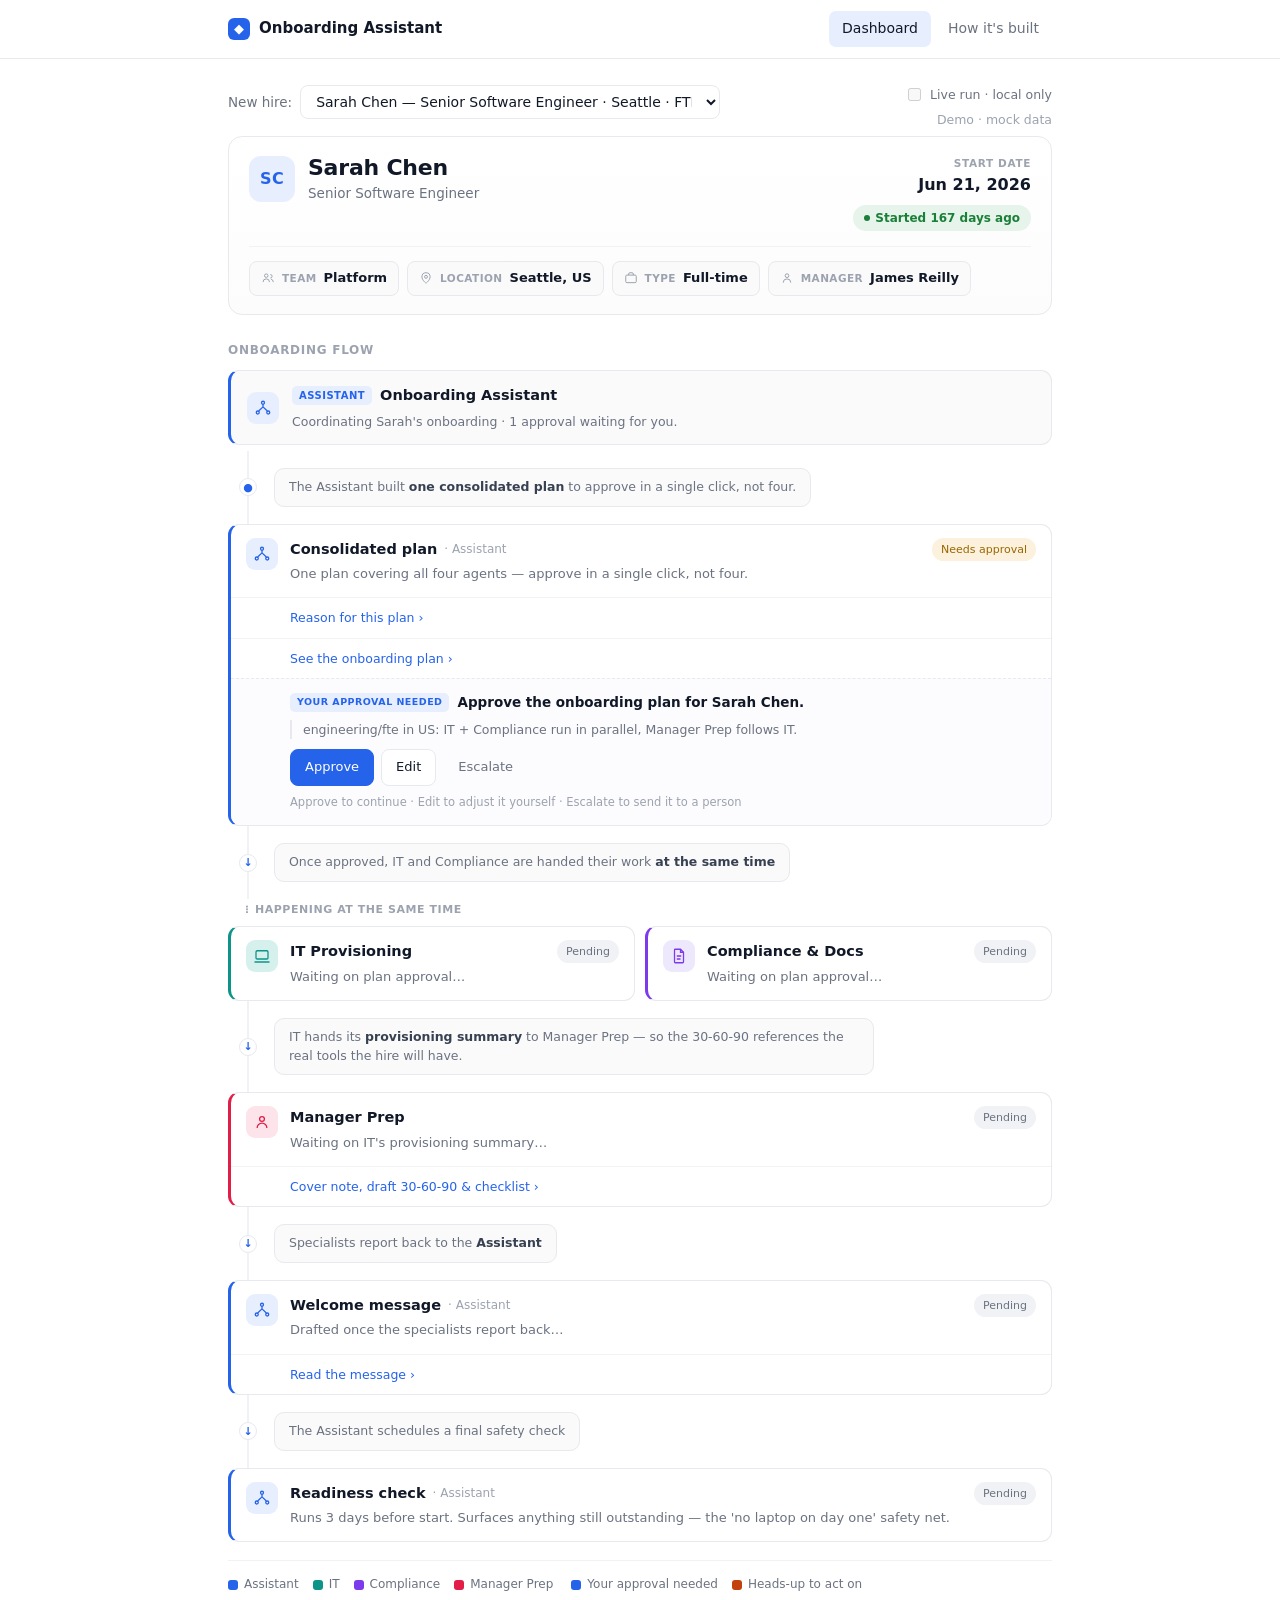
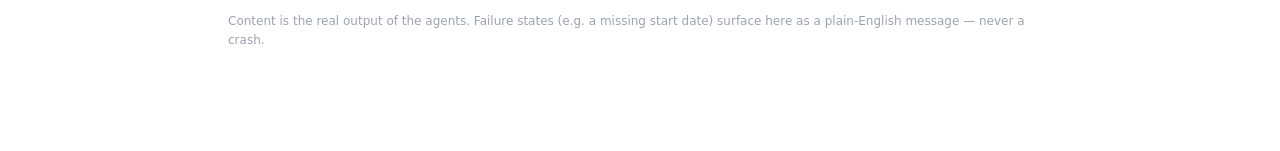
<file: index.html>
<!DOCTYPE html>
<html lang="en">
<head>
<meta charset="UTF-8" />
<meta name="viewport" content="width=device-width, initial-scale=1.0" />
<title>Onboarding Assistant</title>
<link rel="stylesheet" href="app.css" />
</head>
<body>

<header class="top"><div class="wrap">
  <div class="logo"><span class="mk">◆</span> Onboarding Assistant</div>
  <nav>
    <button data-v="dash" class="active">Dashboard</button>
    <button data-v="built">How it's built</button>
  </nav>
</div></header>

<!-- ===================== DASHBOARD ===================== -->
<section id="dash" class="view active"><div class="wrap">
  <div class="dhead">
    <div class="picker">New hire:
      <select id="profile-select"></select>
    </div>
    <div class="modebar">
      <label title="This hosted demo replays frozen real runs. Live mode (real GPT-4o) runs from the local backend — see the repo README." class="live-off">
        <input type="checkbox" id="live-toggle" disabled /> <span id="mode-label">Live run · local only</span>
      </label>
      <div class="demo-tag">Demo · mock data</div>
    </div>
  </div>

  <div id="dash-body">
    <div class="loading"><span class="spin"></span> Loading…</div>
  </div>
</div></section>

<!-- ===================== HOW IT'S BUILT ===================== -->
<section id="built" class="view"><div class="wrap">
  <div class="section-label" style="margin-top:6px;">For the technical walkthrough</div>
  <h2 class="name" style="margin-top:4px;">How it's built</h2>
  <div class="diagram"><img src="diagrams/01_architecture.svg" alt="Architecture" />
    <div class="cap">Reads left to right: the <b>Onboarding Assistant</b> (the orchestrator — a deterministic state machine) <b>delegates a task</b> to each specialist agent and gets a <b>typed-JSON result</b> back, and writes the human-facing messages itself with GPT-4o. Each agent calls its <b>own function tools</b> (the deterministic actions we built), which interact with the real <b>systems</b> on the right — Okta, Google Workspace, Calendar, Gmail, Slack, DocuSign, Jira (mock JSON now, real APIs in prod). Those systems <b>report status back</b> (dashed) to the T-3 readiness check. <b>Amber ✓ = a human-in-the-loop gate</b>, one on every agent and the Assistant.</div></div>
  <div class="diagram"><img src="diagrams/02_workflow.svg" alt="Workflow" />
    <div class="cap">End to end, top to bottom. Center = the flow; <b>left = your decisions</b> (the five HITL gates); <b>right = the tools &amp; systems</b> each agent uses. IT and Compliance run in parallel; <b>amber = a gate</b> where the flow pauses for your approval; the T-3 readiness check is the day-one safety net.</div></div>
  <div class="diagram"><img src="diagrams/03_timeline.svg" alt="Timeline" />
    <div class="cap">Your touchpoints over time — a few decisions, not fifty emails.</div></div>

  <div class="section-label">In production</div>
  <p class="lead">The demo mocks every integration as JSON so the walkthrough stays on the agent reasoning. This is what the same architecture connects to in a real <b>Google Workspace</b> environment — the agents, handoffs and gates don't change, only what sits behind each tool (build notes §18 has the full mapping).</p>
  <div class="diagram"><img src="diagrams/04_production_architecture.svg" alt="Production architecture" />
    <div class="cap">Production system map — <b>Okta</b> (SCIM birthright + access requests), <b>Google Calendar</b> &amp; <b>Gmail</b>, <b>Slack</b>, and <b>Atlassian Jira Service Management</b> for the IT help desk, with DocuSign for documents. Solid lines are the provisioning flow; dashed lines are escalations and status webhooks.</div></div>

  <div class="section-label">Design principles</div>
  <ul class="principles">
    <li><b>The orchestrator is a state machine, not an agent.</b> Routing is a rule, not a judgment — so it stays deterministic. That's the answer to "why agents at all?"</li>
    <li><b>Agents reason, tools execute.</b> Deterministic facts and actions live in tools; genuine judgment lives in agents.</li>
    <li><b>Handoffs are typed JSON contracts.</b> Pydantic catches hallucinations and schema mismatches at the boundary.</li>
    <li><b>Human-in-the-loop at judgment moments.</b> Five decision gates + one alert — placed where judgment is needed, not at mechanical steps.</li>
    <li><b>Grounding stops hallucination.</b> Each agent gets the real catalog for the hire, so it reasons over facts.</li>
    <li><b>Tested without calling the LLM.</b> Agents are dependency-injected, so routing tests run against deterministic fakes.</li>
    <li><b>Pause/resume over HTTP.</b> The orchestrator is a generator: it freezes at every gate and resumes when you click — which is how a human stays in the loop across a web request.</li>
  </ul>

  <div class="section-label">Stack</div>
  <div class="stack">
    <span>OpenAI Agents SDK (Python)</span><span>GPT-4o</span><span>Pydantic — typed contracts</span>
    <span>Python state machine</span><span>FastAPI — thin backend</span><span>Vanilla JS — no build step</span><span>pytest</span>
  </div>

  <p class="foot">Diagrams are the live project diagrams from docs/diagrams/.</p>
</div></section>

<script src="api-shim.js"></script>
<script src="app.js"></script>
</body>
</html>
</file>
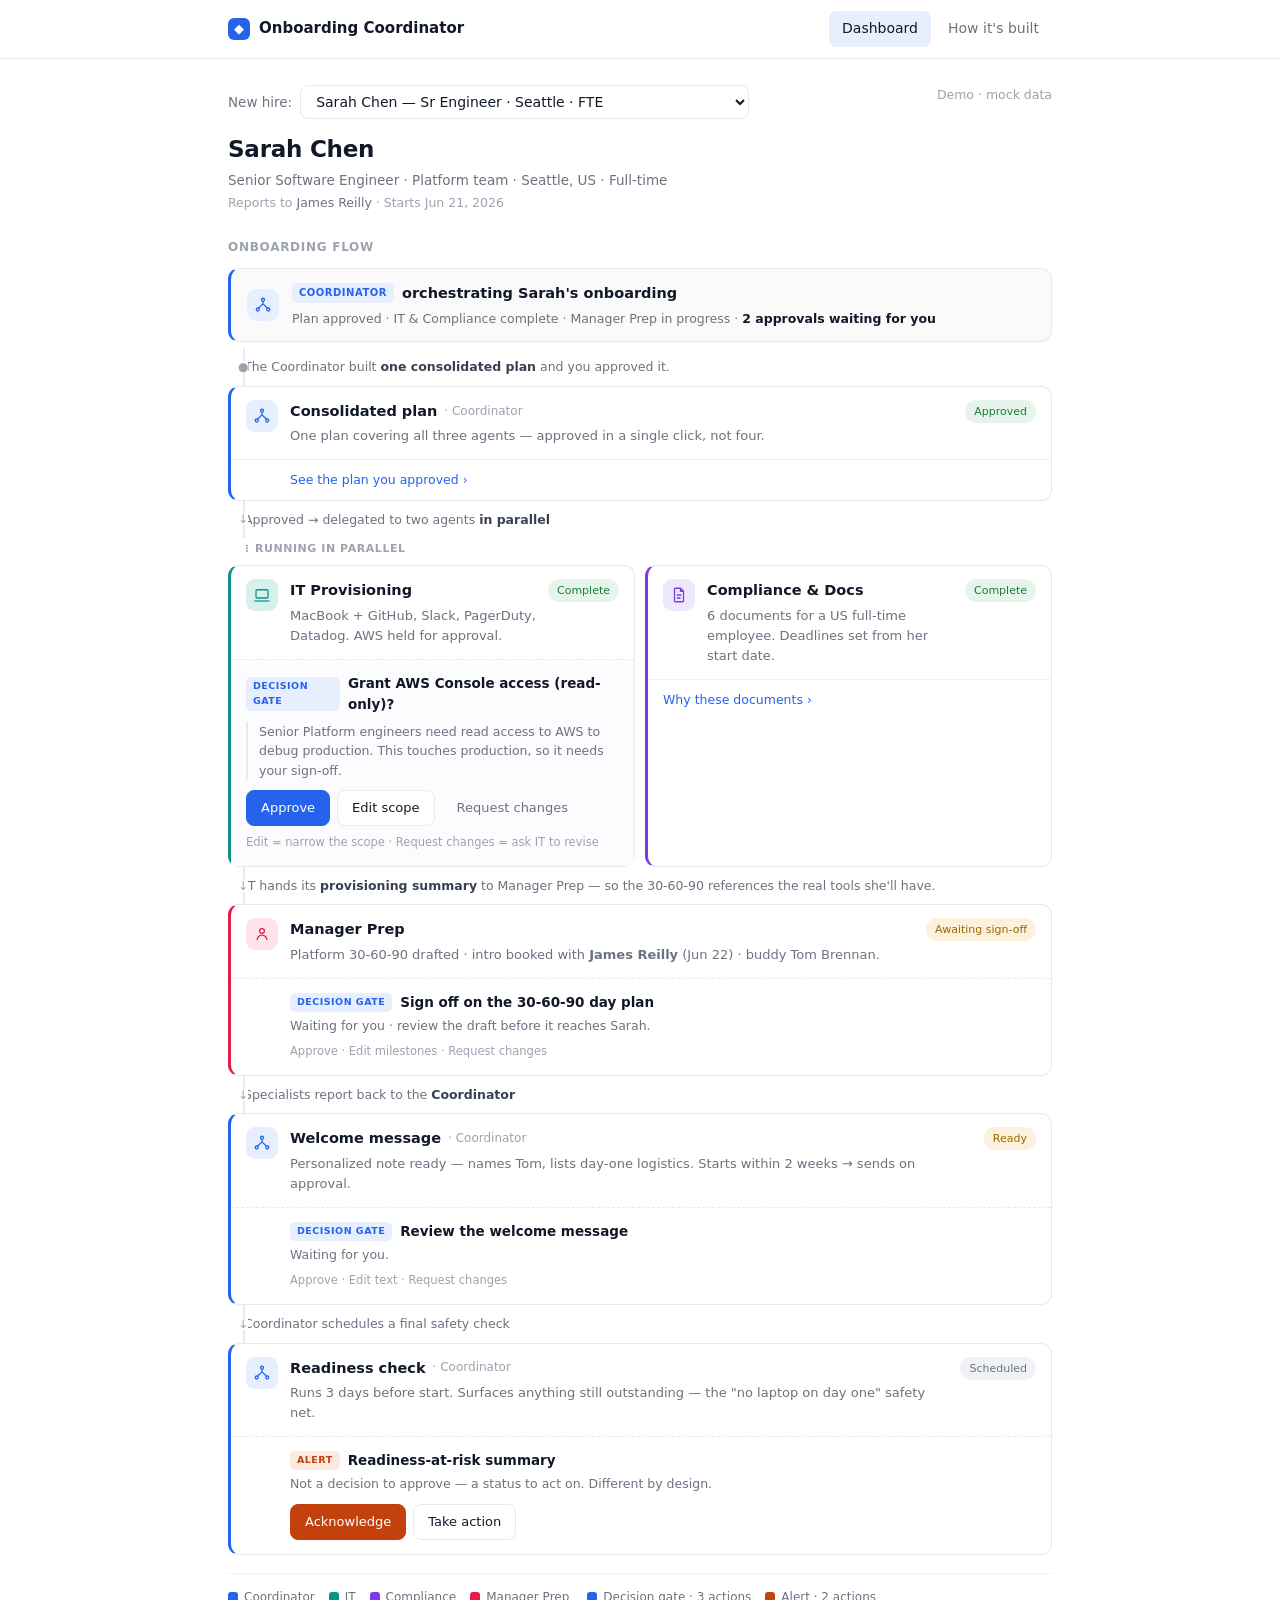
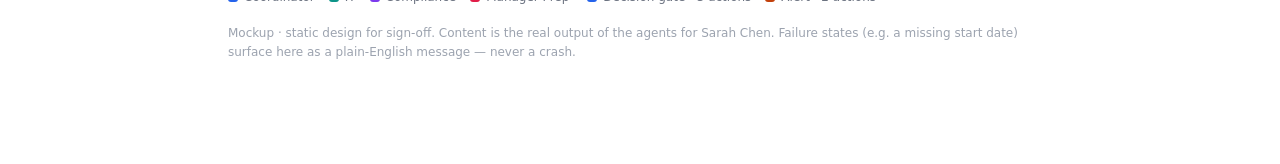
<file: design/onboarding_assistant_mockup.html>
<!DOCTYPE html>
<html lang="en">
<head>
<meta charset="UTF-8" />
<meta name="viewport" content="width=device-width, initial-scale=1.0" />
<title>Onboarding Coordinator — Design Mockup</title>
<style>
  :root{
    --bg:#ffffff; --surface:#FAFAFB; --ink:#111827; --muted:#6B7280; --faint:#9CA3AF;
    --line:#E7E9EE; --line2:#F1F2F5;
    --accent:#2563EB; --accent-soft:#E7EEFD;
    --green:#1A7F37; --amber:#9A6700; --gray:#9CA3AF;
    --alert:#C2410C; --alert-soft:#FBEADF;
    /* agent identity colors */
    --coord:#2563EB; --coord-s:#E7EEFD;
    --it:#0D9488;    --it-s:#D6F0ED;
    --comp:#7C3AED;  --comp-s:#EEE8FD;
    --mgr:#E11D48;   --mgr-s:#FCE4EA;
  }
  *{box-sizing:border-box;}
  body{margin:0; background:var(--bg); color:var(--ink);
    font-family:-apple-system,system-ui,"Segoe UI",Roboto,Helvetica,Arial,sans-serif;
    font-size:15px; line-height:1.55; -webkit-font-smoothing:antialiased;}
  .wrap{max-width:880px; margin:0 auto; padding:0 28px;}
  h1,h2,h3,h4{font-weight:600; letter-spacing:-.01em;}

  header.top{border-bottom:1px solid var(--line); position:sticky; top:0; background:rgba(255,255,255,.9); backdrop-filter:blur(8px); z-index:5;}
  .top .wrap{display:flex; align-items:center; justify-content:space-between; height:58px;}
  .logo{font-size:15px; font-weight:600; display:flex; align-items:center; gap:9px;}
  .logo .mk{width:22px;height:22px;border-radius:6px;background:var(--accent);color:#fff;display:flex;align-items:center;justify-content:center;font-size:13px;}
  nav{display:flex; gap:4px;}
  nav button{font:inherit; font-size:14px; border:0; background:none; cursor:pointer; color:var(--muted); padding:7px 13px; border-radius:7px;}
  nav button:hover{color:var(--ink); background:var(--surface);}
  nav button.active{color:var(--ink); background:var(--accent-soft);}

  .view{display:none; padding:26px 0 90px;} .view.active{display:block;}

  .dhead{display:flex; justify-content:space-between; align-items:flex-start; gap:20px;}
  .picker{display:flex; align-items:center; gap:8px; font-size:13.5px; color:var(--muted);}
  select{font:inherit; font-size:14px; padding:7px 11px; border:1px solid var(--line); border-radius:8px; background:#fff; color:var(--ink);}
  h2.name{font-size:23px; margin:13px 0 2px;}
  .sub{color:var(--muted); font-size:13.5px;}
  .sub2{color:var(--faint); font-size:12.5px; margin-top:2px;}
  .sub2 b{color:var(--muted); font-weight:500;}
  .section-label{font-size:12px; letter-spacing:.06em; text-transform:uppercase; color:var(--faint); margin:26px 0 11px; font-weight:600;}

  /* agent avatar */
  .avatar{width:32px;height:32px;border-radius:9px;display:flex;align-items:center;justify-content:center;flex:none;background:var(--cs,#eee);color:var(--c,#555);}
  .avatar svg{width:18px;height:18px;}
  .ag-coord{--c:var(--coord);--cs:var(--coord-s);}
  .ag-it{--c:var(--it);--cs:var(--it-s);}
  .ag-comp{--c:var(--comp);--cs:var(--comp-s);}
  .ag-mgr{--c:var(--mgr);--cs:var(--mgr-s);}

  /* orchestrator band */
  .orch{display:flex; align-items:center; gap:13px; border:1px solid var(--line); border-left:3px solid var(--coord); border-radius:11px; padding:13px 16px; background:var(--surface);}
  .orch .grow{flex:1;}
  .orch .ttl{font-size:14.5px; font-weight:600; display:flex; align-items:center; gap:8px;}
  .orch .badge{font-size:10px; font-weight:700; letter-spacing:.05em; color:var(--coord); background:var(--coord-s); padding:2px 7px; border-radius:5px; text-transform:uppercase;}
  .orch .ostate{font-size:12.5px; color:var(--muted); margin-top:5px;} .orch .ostate b{color:var(--ink);}

  /* flow */
  .flow{margin-top:6px;}
  .conn{display:flex; align-items:center; gap:9px; font-size:12.5px; color:var(--muted); padding:9px 0 9px 16px; position:relative;}
  .conn::before{content:""; position:absolute; left:15px; top:0; bottom:0; width:2px; background:var(--line);}
  .conn .chev{position:absolute; left:10px; top:50%; transform:translateY(-50%); color:var(--faint); background:#fff; font-size:12px; line-height:1;}
  .conn b{color:#374151;}

  .card{border:1px solid var(--line); border-radius:11px; background:#fff; border-left:3px solid var(--c,var(--line));}
  .node{display:flex; align-items:flex-start; gap:12px; padding:13px 15px;}
  .node .grow{flex:1;}
  .node .t{font-size:14.5px; font-weight:600; display:flex; align-items:center; gap:7px;}
  .node .t .by{color:var(--faint); font-weight:400; font-size:12px;}
  .node .d{font-size:13px; color:var(--muted); margin-top:4px;}
  .pill{font-size:11px; padding:3px 9px; border-radius:999px; white-space:nowrap; align-self:flex-start; font-weight:500;}
  .p-done{background:#E7F4EC; color:var(--green);} .p-wait{background:#FBF1DD; color:var(--amber);} .p-pend{background:#F1F2F5; color:var(--muted);}

  details.tr{border-top:1px solid var(--line2);}
  details.tr summary{cursor:pointer; list-style:none; padding:10px 15px 10px 59px; font-size:12.5px; color:var(--accent);}
  details.tr summary::-webkit-details-marker{display:none;}
  details.tr summary::after{content:"  ›";} details.tr[open] summary::after{content:"  ⌄";}
  details.tr .inner{padding:0 15px 14px 59px; font-size:13px; color:#374151;}
  .plan-sec{padding:8px 0; border-top:1px solid var(--line2); font-size:13px; display:flex; gap:9px; align-items:flex-start;}
  .plan-sec:first-child{border-top:0;}
  .plan-sec .av{width:22px;height:22px;border-radius:6px;display:flex;align-items:center;justify-content:center;background:var(--cs);color:var(--c);flex:none;}
  .plan-sec .av svg{width:13px;height:13px;}
  .plan-sec b{display:block;} .plan-sec .g{color:var(--amber); font-size:12px;}

  /* gate sub-cards */
  .gate{border-top:1px dashed var(--line); padding:13px 15px 14px 59px;}
  .gate.active{background:#FCFCFE;}
  .gate .gh{display:flex; align-items:center; gap:8px; font-size:13.5px; font-weight:600;}
  .gate .tag{font-size:9.5px; font-weight:700; letter-spacing:.05em; padding:2px 7px; border-radius:5px; text-transform:uppercase;}
  .tag-gate{color:var(--accent); background:var(--accent-soft);}
  .tag-alert{color:var(--alert); background:var(--alert-soft);}
  .gate .why{font-size:12.5px; color:var(--muted); margin:7px 0; border-left:2px solid var(--line); padding-left:11px;}
  .btns{display:flex; gap:7px; margin-top:10px;}
  .btn{font:inherit; font-size:13px; padding:7px 14px; border-radius:8px; cursor:pointer; border:1px solid var(--line); background:#fff; color:var(--ink);}
  .btn.primary{background:var(--accent); border-color:var(--accent); color:#fff;}
  .btn.alt{background:var(--alert); border-color:var(--alert); color:#fff;}
  .btn.text{border-color:transparent; background:none; color:var(--muted);}
  .gate .wait-note{font-size:12.5px; color:var(--muted); margin-top:3px;}
  .actions-hint{font-size:11.5px; color:var(--faint); margin-top:8px;}

  /* parallel group */
  .pll-head{font-size:11px; letter-spacing:.05em; text-transform:uppercase; color:var(--faint); font-weight:600; display:flex; align-items:center; gap:7px; margin:2px 0 8px 16px;}
  .parallel{display:grid; grid-template-columns:1fr 1fr; gap:10px;}
  .parallel details.tr summary,.parallel details.tr .inner{padding-left:15px;}
  .parallel .gate{padding-left:15px;}

  .legend{display:flex; flex-wrap:wrap; gap:7px 18px; font-size:12px; color:var(--muted); margin-top:18px; padding-top:14px; border-top:1px solid var(--line2);}
  .legend .grp{display:flex; gap:14px;}
  .legend span.li{display:flex; align-items:center; gap:6px;}
  .sw{width:10px;height:10px;border-radius:3px;}
  .foot{font-size:12px; color:var(--faint); margin-top:18px;}

  /* how it's built */
  .lead{font-size:15px; color:#374151; max-width:680px;}
  .diagram{border:1px solid var(--line); border-radius:11px; padding:16px; margin:16px 0; background:#fff;}
  .diagram img{width:100%; height:auto; display:block;}
  .diagram .cap{font-size:12.5px; color:var(--muted); margin-top:10px;}
  ul.principles{list-style:none; padding:0; margin:6px 0;}
  ul.principles li{padding:11px 0; border-bottom:1px solid var(--line2); font-size:14px; color:#374151;}
  ul.principles li b{color:var(--ink);}
  .stack{display:flex; flex-wrap:wrap; gap:7px; margin-top:8px;}
  .stack span{font-size:12.5px; border:1px solid var(--line); border-radius:7px; padding:5px 10px; color:var(--muted); background:var(--surface);}
</style>
</head>
<body>

<header class="top"><div class="wrap">
  <div class="logo"><span class="mk">◆</span> Onboarding Coordinator</div>
  <nav>
    <button data-v="dash" class="active">Dashboard</button>
    <button data-v="built">How it's built</button>
  </nav>
</div></header>

<!-- ===================== DASHBOARD ===================== -->
<section id="dash" class="view active"><div class="wrap">
  <div class="dhead">
    <div>
      <div class="picker">New hire:
        <select>
          <option>Sarah Chen — Sr Engineer · Seattle · FTE</option>
          <option>Marcus Webb — Account Executive · London · Contractor</option>
          <option>Diana Okafor — Sr Data Scientist · NYC · Contractor</option>
          <option>Yuki Tanaka — Account Executive · Singapore · Contractor</option>
        </select>
      </div>
      <h2 class="name">Sarah Chen</h2>
      <div class="sub">Senior Software Engineer · Platform team · Seattle, US · Full-time</div>
      <div class="sub2">Reports to <b>James Reilly</b> · Starts Jun 21, 2026</div>
    </div>
    <div style="text-align:right;color:var(--faint);font-size:12.5px;">Demo · mock data</div>
  </div>

  <!-- orchestrator -->
  <div class="section-label">Onboarding flow</div>
  <div class="orch">
    <span class="avatar ag-coord"><svg viewBox="0 0 24 24" fill="none" stroke="currentColor" stroke-width="1.7"><circle cx="12" cy="5" r="2"/><circle cx="5" cy="18" r="2"/><circle cx="19" cy="18" r="2"/><path d="M12 7v3.5M12 10.5L6.2 16M12 10.5L17.8 16"/></svg></span>
    <div class="grow">
      <div class="ttl"><span class="badge">Coordinator</span> orchestrating Sarah's onboarding</div>
      <div class="ostate">Plan approved · IT &amp; Compliance complete · Manager Prep in progress · <b>2 approvals waiting for you</b></div>
    </div>
  </div>

  <!-- the flow -->
  <div class="flow">

    <!-- stage 1: consolidated plan -->
    <div class="conn"><span class="chev">●</span><span>The Coordinator built <b>one consolidated plan</b> and you approved it.</span></div>
    <div class="card ag-coord">
      <div class="node">
        <span class="avatar ag-coord"><svg viewBox="0 0 24 24" fill="none" stroke="currentColor" stroke-width="1.7"><circle cx="12" cy="5" r="2"/><circle cx="5" cy="18" r="2"/><circle cx="19" cy="18" r="2"/><path d="M12 7v3.5M12 10.5L6.2 16M12 10.5L17.8 16"/></svg></span>
        <div class="grow"><div class="t">Consolidated plan <span class="by">· Coordinator</span></div>
          <div class="d">One plan covering all three agents — approved in a single click, not four.</div></div>
        <span class="pill p-done">Approved</span></div>
      <details class="tr"><summary>See the plan you approved</summary><div class="inner" style="padding-left:15px;">
        <div class="plan-sec"><span class="av ag-it"><svg viewBox="0 0 24 24" fill="none" stroke="currentColor" stroke-width="1.7"><rect x="4" y="5" width="16" height="11" rx="1.5"/><path d="M2 20h20"/></svg></span><div><b>IT Provisioning</b> MacBook Pro, GitHub, Slack, PagerDuty, Datadog. <span class="g">Gate: AWS access will need your approval.</span></div></div>
        <div class="plan-sec"><span class="av ag-comp"><svg viewBox="0 0 24 24" fill="none" stroke="currentColor" stroke-width="1.7"><path d="M14 3H7a1 1 0 00-1 1v16a1 1 0 001 1h10a1 1 0 001-1V7z"/><path d="M14 3v4h4M9 12h6M9 16h5"/></svg></span><div><b>Compliance &amp; Docs</b> US full-time document set (I-9, W-4, IP, NDA, …).</div></div>
        <div class="plan-sec"><span class="av ag-mgr"><svg viewBox="0 0 24 24" fill="none" stroke="currentColor" stroke-width="1.7"><circle cx="12" cy="8" r="3.2"/><path d="M5.5 20a6.5 6.5 0 0113 0"/></svg></span><div><b>Manager Prep</b> 30-60-90 plan, intro meeting, onboarding buddy. <span class="g">Gate: 30-60-90 sign-off.</span></div></div>
        <div class="plan-sec"><span class="av ag-coord"><svg viewBox="0 0 24 24" fill="none" stroke="currentColor" stroke-width="1.7"><circle cx="12" cy="5" r="2"/><circle cx="5" cy="18" r="2"/><circle cx="19" cy="18" r="2"/><path d="M12 7v3.5M12 10.5L6.2 16M12 10.5L17.8 16"/></svg></span><div><b>Coordinator</b> welcome message, then a readiness check 3 days before start. <span class="g">Gate: welcome review.</span></div></div>
      </div></details>
    </div>

    <!-- parallel delegation -->
    <div class="conn"><span class="chev">↓</span><span>Approved → delegated to two agents <b>in parallel</b></span></div>
    <div class="pll-head">⫶ Running in parallel</div>
    <div class="parallel">
      <!-- IT -->
      <div class="card ag-it">
        <div class="node">
          <span class="avatar ag-it"><svg viewBox="0 0 24 24" fill="none" stroke="currentColor" stroke-width="1.7"><rect x="4" y="5" width="16" height="11" rx="1.5"/><path d="M2 20h20"/></svg></span>
          <div class="grow"><div class="t">IT Provisioning</div>
            <div class="d">MacBook + GitHub, Slack, PagerDuty, Datadog. AWS held for approval.</div></div>
          <span class="pill p-done">Complete</span></div>
        <div class="gate active">
          <div class="gh"><span class="tag tag-gate">Decision gate</span> Grant AWS Console access (read-only)?</div>
          <div class="why">Senior Platform engineers need read access to AWS to debug production. This touches production, so it needs your sign-off.</div>
          <div class="btns"><button class="btn primary">Approve</button><button class="btn">Edit scope</button><button class="btn text">Request changes</button></div>
          <div class="actions-hint">Edit = narrow the scope · Request changes = ask IT to revise</div>
        </div>
      </div>
      <!-- Compliance -->
      <div class="card ag-comp">
        <div class="node">
          <span class="avatar ag-comp"><svg viewBox="0 0 24 24" fill="none" stroke="currentColor" stroke-width="1.7"><path d="M14 3H7a1 1 0 00-1 1v16a1 1 0 001 1h10a1 1 0 001-1V7z"/><path d="M14 3v4h4M9 12h6M9 16h5"/></svg></span>
          <div class="grow"><div class="t">Compliance &amp; Docs</div>
            <div class="d">6 documents for a US full-time employee. Deadlines set from her start date.</div></div>
          <span class="pill p-done">Complete</span></div>
        <details class="tr"><summary>Why these documents</summary><div class="inner">
          US + full-time → standard federal set. I-9 due within 3 days of start (Jun 24); benefits has a 30-day window. Known jurisdiction → no escalation.
          <div style="margin-top:6px;color:var(--muted);">I-9 · W-4 · IP Assignment · NDA · Direct Deposit · Benefits</div>
        </div></details>
      </div>
    </div>

    <!-- handoff IT -> Manager Prep -->
    <div class="conn"><span class="chev">↓</span><span>IT hands its <b>provisioning summary</b> to Manager Prep — so the 30-60-90 references the real tools she'll have.</span></div>
    <div class="card ag-mgr">
      <div class="node">
        <span class="avatar ag-mgr"><svg viewBox="0 0 24 24" fill="none" stroke="currentColor" stroke-width="1.7"><circle cx="12" cy="8" r="3.2"/><path d="M5.5 20a6.5 6.5 0 0113 0"/></svg></span>
        <div class="grow"><div class="t">Manager Prep</div>
          <div class="d">Platform 30-60-90 drafted · intro booked with <b>James Reilly</b> (Jun 22) · buddy Tom Brennan.</div></div>
        <span class="pill p-wait">Awaiting sign-off</span></div>
      <div class="gate">
        <div class="gh"><span class="tag tag-gate">Decision gate</span> Sign off on the 30-60-90 day plan</div>
        <div class="wait-note">Waiting for you · review the draft before it reaches Sarah.</div>
        <div class="actions-hint">Approve · Edit milestones · Request changes</div>
      </div>
    </div>

    <!-- back to coordinator -->
    <div class="conn"><span class="chev">↓</span><span>Specialists report back to the <b>Coordinator</b></span></div>
    <div class="card ag-coord">
      <div class="node">
        <span class="avatar ag-coord"><svg viewBox="0 0 24 24" fill="none" stroke="currentColor" stroke-width="1.7"><circle cx="12" cy="5" r="2"/><circle cx="5" cy="18" r="2"/><circle cx="19" cy="18" r="2"/><path d="M12 7v3.5M12 10.5L6.2 16M12 10.5L17.8 16"/></svg></span>
        <div class="grow"><div class="t">Welcome message <span class="by">· Coordinator</span></div>
          <div class="d">Personalized note ready — names Tom, lists day-one logistics. Starts within 2 weeks → sends on approval.</div></div>
        <span class="pill p-wait">Ready</span></div>
      <div class="gate">
        <div class="gh"><span class="tag tag-gate">Decision gate</span> Review the welcome message</div>
        <div class="wait-note">Waiting for you.</div>
        <div class="actions-hint">Approve · Edit text · Request changes</div>
      </div>
    </div>

    <!-- readiness alert -->
    <div class="conn"><span class="chev">↓</span><span>Coordinator schedules a final safety check</span></div>
    <div class="card ag-coord">
      <div class="node">
        <span class="avatar ag-coord"><svg viewBox="0 0 24 24" fill="none" stroke="currentColor" stroke-width="1.7"><circle cx="12" cy="5" r="2"/><circle cx="5" cy="18" r="2"/><circle cx="19" cy="18" r="2"/><path d="M12 7v3.5M12 10.5L6.2 16M12 10.5L17.8 16"/></svg></span>
        <div class="grow"><div class="t">Readiness check <span class="by">· Coordinator</span></div>
          <div class="d">Runs 3 days before start. Surfaces anything still outstanding — the "no laptop on day one" safety net.</div></div>
        <span class="pill p-pend">Scheduled</span></div>
      <div class="gate">
        <div class="gh"><span class="tag tag-alert">Alert</span> Readiness-at-risk summary</div>
        <div class="wait-note">Not a decision to approve — a status to act on. Different by design.</div>
        <div class="btns"><button class="btn alt">Acknowledge</button><button class="btn">Take action</button></div>
      </div>
    </div>
  </div>

  <div class="legend">
    <div class="grp">
      <span class="li"><span class="sw" style="background:var(--coord)"></span>Coordinator</span>
      <span class="li"><span class="sw" style="background:var(--it)"></span>IT</span>
      <span class="li"><span class="sw" style="background:var(--comp)"></span>Compliance</span>
      <span class="li"><span class="sw" style="background:var(--mgr)"></span>Manager Prep</span>
    </div>
    <div class="grp">
      <span class="li"><span class="sw" style="background:var(--accent)"></span>Decision gate · 3 actions</span>
      <span class="li"><span class="sw" style="background:var(--alert)"></span>Alert · 2 actions</span>
    </div>
  </div>

  <p class="foot">Mockup · static design for sign-off. Content is the real output of the agents for Sarah Chen.
  Failure states (e.g. a missing start date) surface here as a plain-English message — never a crash.</p>
</div></section>

<!-- ===================== HOW IT'S BUILT ===================== -->
<section id="built" class="view"><div class="wrap">
  <div class="section-label" style="margin-top:6px;">For the technical walkthrough</div>
  <h2 class="name" style="margin-top:4px;">How it's built</h2>
  <p class="lead">Four specialized agents named after HR functions, coordinated by a deterministic orchestrator, with
  human approval at the high-judgment moments. Integrations are mocked on purpose — the IP is the agent design and
  the typed handoffs, not the plumbing.</p>

  <div class="diagram"><img src="../docs/diagrams/01_architecture.svg" alt="Architecture" />
    <div class="cap">System architecture — four agents, one orchestrator, mock integrations as JSON.</div></div>
  <div class="diagram"><img src="../docs/diagrams/02_workflow.svg" alt="Workflow" />
    <div class="cap">End-to-end workflow — every gate, conditional path, and parallel branch.</div></div>
  <div class="diagram"><img src="../docs/diagrams/03_timeline.svg" alt="Timeline" />
    <div class="cap">Coordinator touchpoints over time — a few decisions, not fifty emails.</div></div>

  <div class="section-label">Design principles</div>
  <ul class="principles">
    <li><b>The orchestrator is a state machine, not an agent.</b> Routing is a rule, not a judgment — so it stays deterministic. That's the answer to "why agents at all?"</li>
    <li><b>Agents reason, tools execute.</b> Deterministic facts and actions live in tools; genuine judgment lives in agents.</li>
    <li><b>Handoffs are typed JSON contracts.</b> Pydantic catches hallucinations and schema mismatches at the boundary.</li>
    <li><b>Human-in-the-loop at judgment moments.</b> Five decision gates + one alert — placed where judgment is needed, not at mechanical steps.</li>
    <li><b>Grounding stops hallucination.</b> Each agent gets the real catalog for the hire, so it reasons over facts.</li>
    <li><b>Tested without calling the LLM.</b> Agents are dependency-injected, so routing tests run against deterministic fakes.</li>
  </ul>

  <div class="section-label">Stack</div>
  <div class="stack">
    <span>OpenAI Agents SDK (Python)</span><span>GPT-4o</span><span>Pydantic — typed contracts</span>
    <span>Python state machine</span><span>pytest · 28 tests</span><span>Mock data as JSON</span>
  </div>

  <p class="foot">Mockup · diagrams are the live project diagrams from docs/diagrams/.</p>
</div></section>

<script>
  document.querySelectorAll('nav button').forEach(function(b){
    b.addEventListener('click', function(){
      document.querySelectorAll('nav button').forEach(x=>x.classList.remove('active'));
      document.querySelectorAll('.view').forEach(v=>v.classList.remove('active'));
      b.classList.add('active'); document.getElementById(b.dataset.v).classList.add('active');
      window.scrollTo(0,0);
    });
  });
</script>
</body>
</html>
</file>
<file: app.css>
/* app.css — ported from the signed-off mockup (design/onboarding_assistant_mockup.html)
   plus the extra classes the live, data-driven dashboard needs (reasoning lists,
   document rows, 30-60-90 columns, loading + error states). The visual language is
   unchanged: clean, neutral, one blue accent, four agent identity colors. */

:root{
  --bg:#ffffff; --surface:#FAFAFB; --ink:#111827; --muted:#6B7280; --faint:#9CA3AF;
  --line:#E7E9EE; --line2:#F1F2F5;
  --accent:#2563EB; --accent-soft:#E7EEFD;
  --green:#1A7F37; --amber:#9A6700; --gray:#9CA3AF;
  --alert:#C2410C; --alert-soft:#FBEADF;
  /* agent identity colors */
  --coord:#2563EB; --coord-s:#E7EEFD;
  --it:#0D9488;    --it-s:#D6F0ED;
  --comp:#7C3AED;  --comp-s:#EEE8FD;
  --mgr:#E11D48;   --mgr-s:#FCE4EA;
}
*{box-sizing:border-box;}
body{margin:0; background:var(--bg); color:var(--ink);
  font-family:-apple-system,system-ui,"Segoe UI",Roboto,Helvetica,Arial,sans-serif;
  font-size:15px; line-height:1.55; -webkit-font-smoothing:antialiased;}
.wrap{max-width:880px; margin:0 auto; padding:0 28px;}
h1,h2,h3,h4{font-weight:600; letter-spacing:-.01em;}

header.top{border-bottom:1px solid var(--line); position:sticky; top:0; background:rgba(255,255,255,.9); backdrop-filter:blur(8px); z-index:5;}
.top .wrap{display:flex; align-items:center; justify-content:space-between; height:58px;}
.logo{font-size:15px; font-weight:600; display:flex; align-items:center; gap:9px;}
.logo .mk{width:22px;height:22px;border-radius:6px;background:var(--accent);color:#fff;display:flex;align-items:center;justify-content:center;font-size:13px;}
nav{display:flex; gap:4px;}
nav button{font:inherit; font-size:14px; border:0; background:none; cursor:pointer; color:var(--muted); padding:7px 13px; border-radius:7px;}
nav button:hover{color:var(--ink); background:var(--surface);}
nav button.active{color:var(--ink); background:var(--accent-soft);}

.view{display:none; padding:26px 0 90px;} .view.active{display:block;}

.dhead{display:flex; justify-content:space-between; align-items:flex-start; gap:20px;}
.picker{display:flex; align-items:center; gap:8px; font-size:13.5px; color:var(--muted);}
select{font:inherit; font-size:14px; padding:7px 11px; border:1px solid var(--line); border-radius:8px; background:#fff; color:var(--ink); max-width:420px;}
.modebar{text-align:right; font-size:12.5px; color:var(--faint); display:flex; flex-direction:column; align-items:flex-end; gap:6px;}
.modebar label{display:flex; align-items:center; gap:6px; color:var(--muted); cursor:pointer; user-select:none;}
.modebar .live-on{color:var(--accent); font-weight:600;}

h2.name{font-size:23px; margin:13px 0 2px;}
.sub{color:var(--muted); font-size:13.5px;}
.sub2{color:var(--faint); font-size:12.5px; margin-top:2px;}
.sub2 b{color:var(--muted); font-weight:500;}
.section-label{font-size:12px; letter-spacing:.06em; text-transform:uppercase; color:var(--faint); margin:26px 0 11px; font-weight:600;}

/* new-hire profile card */
.hirecard{border:1px solid var(--line); border-radius:14px; padding:18px 20px; margin-top:6px;
  background:linear-gradient(180deg,#fff, #FCFCFD);}
.hc-top{display:flex; justify-content:space-between; align-items:flex-start; gap:18px;}
.hc-id{display:flex; gap:13px; align-items:center;}
.hc-avatar{width:46px; height:46px; border-radius:12px; background:var(--coord-s); color:var(--coord);
  font-weight:700; font-size:16px; letter-spacing:.02em; display:flex; align-items:center; justify-content:center; flex:none;}
.hc-name{font-size:22px; margin:0; line-height:1.2;}
.hc-role{color:var(--muted); font-size:13.5px; margin-top:2px;}

.hc-start{text-align:right; flex:none;}
.hc-start-label{font-size:10.5px; text-transform:uppercase; letter-spacing:.06em; color:var(--faint); font-weight:600;}
.hc-start-date{font-size:16px; font-weight:600; color:var(--ink); margin-top:2px;}
.hc-countdown{display:inline-flex; align-items:center; gap:5px; margin-top:7px; font-size:12px; font-weight:600;
  padding:4px 11px; border-radius:999px;}
.hc-countdown .dot{width:6px; height:6px; border-radius:50%; background:currentColor;}
.hc-countdown.soon{background:var(--alert-soft); color:var(--alert);}
.hc-countdown.mid{background:#FBF1DD; color:var(--amber);}
.hc-countdown.far{background:#E7F4EC; color:var(--green);}

.hc-attrs{display:flex; flex-wrap:wrap; gap:8px; margin-top:15px; padding-top:14px; border-top:1px solid var(--line2);}
.hc-attr{display:flex; align-items:center; gap:7px; font-size:13px; color:#374151;
  background:var(--surface); border:1px solid var(--line); border-radius:8px; padding:6px 11px;}
.hc-attr svg{width:14px; height:14px; color:var(--faint); flex:none;}
.hc-attr .k{color:var(--faint); font-size:10.5px; text-transform:uppercase; letter-spacing:.04em; font-weight:600;}
.hc-attr b{color:var(--ink); font-weight:600;}

/* agent avatar */
.avatar{width:32px;height:32px;border-radius:9px;display:flex;align-items:center;justify-content:center;flex:none;background:var(--cs,#eee);color:var(--c,#555);}
.avatar svg{width:18px;height:18px;}
.ag-coord{--c:var(--coord);--cs:var(--coord-s);}
.ag-it{--c:var(--it);--cs:var(--it-s);}
.ag-comp{--c:var(--comp);--cs:var(--comp-s);}
.ag-mgr{--c:var(--mgr);--cs:var(--mgr-s);}

/* orchestrator band */
.orch{display:flex; align-items:center; gap:13px; border:1px solid var(--line); border-left:3px solid var(--coord); border-radius:11px; padding:13px 16px; background:var(--surface);}
.orch .grow{flex:1;}
.orch .ttl{font-size:14.5px; font-weight:600; display:flex; align-items:center; gap:8px;}
.orch .badge{font-size:10px; font-weight:700; letter-spacing:.05em; color:var(--coord); background:var(--coord-s); padding:2px 7px; border-radius:5px; text-transform:uppercase;}
.orch .ostate{font-size:12.5px; color:var(--muted); margin-top:5px;} .orch .ostate b{color:var(--ink);}

/* flow */
.flow{margin-top:6px;}
/* handoff transitions — the narration between cards. Generous vertical room + a
   circular node on a connecting thread so each handoff reads as a distinct moment. */
.conn{position:relative; padding:17px 0 17px 46px; min-height:22px;}
.conn::before{content:""; position:absolute; left:19px; top:0; bottom:0; width:2px; background:var(--line2);}
.conn .chev{position:absolute; left:11px; top:50%; transform:translateY(-50%); width:18px; height:18px;
  border-radius:50%; background:#fff; border:1px solid var(--line); color:var(--accent);
  display:flex; align-items:center; justify-content:center; font-size:11px; line-height:1; font-weight:700;}
.conn .note{display:inline-block; background:var(--surface); border:1px solid var(--line); border-radius:10px;
  padding:9px 14px; font-size:12.5px; color:var(--muted); line-height:1.5; max-width:600px;}
.conn .note b{color:#374151; font-weight:600;}

.card{border:1px solid var(--line); border-radius:11px; background:#fff; border-left:3px solid var(--c,var(--line)); overflow:hidden;}
.node{display:flex; align-items:flex-start; gap:12px; padding:13px 15px;}
.node .grow{flex:1;}
.node .t{font-size:14.5px; font-weight:600; display:flex; align-items:center; gap:7px;}
.node .t .by{color:var(--faint); font-weight:400; font-size:12px;}
.node .d{font-size:13px; color:var(--muted); margin-top:4px;}
.pill{font-size:11px; padding:3px 9px; border-radius:999px; white-space:nowrap; align-self:flex-start; font-weight:500;}
.p-done{background:#E7F4EC; color:var(--green);} .p-wait{background:#FBF1DD; color:var(--amber);} .p-pend{background:#F1F2F5; color:var(--muted);}

details.tr{border-top:1px solid var(--line2);}
details.tr summary{cursor:pointer; list-style:none; padding:10px 15px 10px 59px; font-size:12.5px; color:var(--accent);}
details.tr summary::-webkit-details-marker{display:none;}
details.tr summary::after{content:"  ›";} details.tr[open] summary::after{content:"  ⌄";}
details.tr .inner{padding:0 15px 14px 59px; font-size:13px; color:#374151;}
.parallel details.tr summary,.parallel details.tr .inner{padding-left:15px;}

.plan-sec{padding:8px 0; border-top:1px solid var(--line2); font-size:13px; display:flex; gap:9px; align-items:flex-start;}
.plan-sec:first-child{border-top:0;}
.plan-sec .av{width:22px;height:22px;border-radius:6px;display:flex;align-items:center;justify-content:center;background:var(--cs);color:var(--c);flex:none;}
.plan-sec .av svg{width:13px;height:13px;}
.plan-sec b{display:block;} .plan-sec .g{color:var(--amber); font-size:12px;}

/* reasoning + detail blocks */
ol.why-steps{margin:4px 0 0; padding-left:18px;} ol.why-steps li{margin:3px 0;}
.kv{margin:2px 0;} .kv b{color:var(--ink); font-weight:600;}
.dgroup{margin:10px 0 0;} .dgroup:first-child{margin-top:0;}
.dgroup .dlabel{font-size:11px; letter-spacing:.05em; text-transform:uppercase; color:var(--faint); font-weight:600; margin-bottom:4px;}
.auto-note{font-size:12px; color:var(--green); background:#E7F4EC; border-radius:7px; padding:7px 11px; margin-bottom:9px; line-height:1.45;}
/* Manager Prep "what the agent did" — three discrete actions, made scannable. */
.agent-actions{border:1px solid var(--line2); border-radius:9px; padding:8px 11px; margin-bottom:10px; background:#fafbfc;}
.aa-row{display:flex; align-items:flex-start; gap:9px; padding:5px 0; border-top:1px solid var(--line2); font-size:12.5px;}
.aa-row:first-child{border-top:0;}
.aa-ic{flex:0 0 17px; width:17px; height:17px; border-radius:50%; font-size:11px; line-height:17px; text-align:center; color:#fff; margin-top:1px;}
.aa-ic.ok{background:var(--green);} .aa-ic.warn{background:var(--alert);}
.aa-d{display:block; color:var(--muted); font-size:11.5px; margin-top:1px;}
.doc-row{display:flex; justify-content:space-between; gap:10px; padding:5px 0; border-top:1px solid var(--line2);}
.doc-row:first-child{border-top:0;} .doc-row .dl{color:#374151;} .doc-row .dr{color:var(--muted); font-size:12px; white-space:nowrap;}
.cols3{display:grid; grid-template-columns:1fr 1fr 1fr; gap:12px; margin-top:4px;}
.cols3 .col .ch{font-size:12px; font-weight:600; color:var(--ink); margin-bottom:4px;}
.cols3 ul{margin:0; padding-left:16px;} .cols3 li{margin:3px 0; font-size:12.5px;}
.welcome-msg{border:1px solid var(--line); border-radius:9px; padding:11px 13px; background:var(--surface); margin-top:6px;}
.welcome-msg.edited{border-color:var(--accent); box-shadow:inset 3px 0 0 var(--accent);}
.welcome-msg .to{font-size:11px; text-transform:uppercase; letter-spacing:.04em; color:var(--muted); margin-bottom:5px;}
.welcome-msg .subj{font-weight:600; margin-bottom:6px;}
.welcome-msg .body{white-space:pre-wrap; font-size:13px; color:#374151;}
.chip{display:inline-block; font-size:11px; padding:2px 8px; border-radius:999px; background:var(--surface); border:1px solid var(--line); color:var(--muted); margin:2px 4px 2px 0;}
.warn{color:var(--amber); font-size:12.5px;}

/* gate sub-cards */
.gate{border-top:1px dashed var(--line); padding:13px 15px 14px 59px;}
.gate.active{background:#FCFCFE;}
.parallel .gate{padding-left:15px;}
.gate .gh{display:flex; align-items:center; gap:8px; font-size:13.5px; font-weight:600;}
.gate .tag{font-size:9.5px; font-weight:700; letter-spacing:.05em; padding:2px 7px; border-radius:5px; text-transform:uppercase;}
.tag-gate{color:var(--accent); background:var(--accent-soft);}
.tag-alert{color:var(--alert); background:var(--alert-soft);}
.gate .why{font-size:12.5px; color:var(--muted); margin:7px 0; border-left:2px solid var(--line); padding-left:11px;}
.btns{display:flex; gap:7px; margin-top:10px; flex-wrap:wrap; align-items:center;}
.btn{font:inherit; font-size:13px; padding:7px 14px; border-radius:8px; cursor:pointer; border:1px solid var(--line); background:#fff; color:var(--ink);}
.btn:hover{border-color:var(--faint);}
.btn.primary{background:var(--accent); border-color:var(--accent); color:#fff;}
.btn.primary:hover{background:#1d4fd7;}
.btn.alt{background:var(--alert); border-color:var(--alert); color:#fff;}
/* Deny: the "no" on a binary gate — a clear reject, distinct from the blue Approve. */
.btn.deny{background:#fff; border-color:#dc8a8a; color:#b42318;}
.btn.deny:hover{background:#fdecec; border-color:#c0392b;}
.btn.text{border-color:transparent; background:none; color:var(--muted);}
.btn:disabled{opacity:.5; cursor:default;}
.gate .wait-note{font-size:12.5px; color:var(--muted); margin-top:3px;}
.actions-hint{font-size:11.5px; color:var(--faint); margin-top:8px;}

/* inline Edit / Request-changes panels (revealed when those buttons are clicked) */
.gate-panel{margin-top:4px;}
.gate-panel .lbl{font-size:12px; color:var(--muted); margin-bottom:6px;}
.gate-panel textarea{width:100%; min-height:74px; font:inherit; font-size:13px; color:var(--ink);
  border:1px solid var(--line); border-radius:8px; padding:9px 11px; resize:vertical; background:#fff;}
/* The Manager Prep gate edits a whole message, so it gets a tall editor and a comfortable
   line height — room to read and rewrite the full note, not a one-line box. */
.gate-panel textarea.tall{min-height:300px; line-height:1.55;}
.gate-panel textarea:focus{outline:none; border-color:var(--accent);}

/* "Escalate" → two human-routing options, and the demo-stub confirmation they show */
.btns.route-opts{flex-direction:column; align-items:stretch; gap:7px; margin-top:2px;}
.btn.route{text-align:left;}
.routed{font-size:12px; color:#374151; background:var(--surface); border:1px solid var(--line);
  line-height:1.55; border-radius:8px; padding:9px 12px; margin-bottom:10px;}
.routed b{color:var(--ink); font-weight:600;}
.routed .muted{color:var(--faint);}

/* persistent "what you decided" badge on a resolved card */
.decided{display:inline-flex; align-items:center; gap:6px; font-size:12px; line-height:1.45;
  margin:0 15px 13px 59px; padding:5px 11px; border-radius:8px;}
.decided span{font-weight:400; opacity:.9;}
.decided.ok{background:#E7F4EC; color:var(--green);}
.decided.edit{background:var(--accent-soft); color:var(--accent);}
.decided.changes{background:var(--alert-soft); color:var(--alert);}
.decided.denied{background:#fdecec; color:#b42318;}
.parallel .decided{margin-left:15px;}
.gate .resolved{font-size:12.5px; color:var(--green); margin-top:7px; display:flex; align-items:center; gap:6px;}
.spin{display:inline-block;width:13px;height:13px;border:2px solid var(--line);border-top-color:var(--accent);border-radius:50%;animation:sp .7s linear infinite;vertical-align:-2px;}
@keyframes sp{to{transform:rotate(360deg);}}

/* parallel group */
.pll-head{font-size:11px; letter-spacing:.05em; text-transform:uppercase; color:var(--faint); font-weight:600; display:flex; align-items:center; gap:7px; margin:2px 0 8px 16px;}
.parallel{display:grid; grid-template-columns:1fr 1fr; gap:10px;}

.legend{display:flex; flex-wrap:wrap; gap:7px 18px; font-size:12px; color:var(--muted); margin-top:18px; padding-top:14px; border-top:1px solid var(--line2);}
.legend .grp{display:flex; gap:14px;}
.legend span.li{display:flex; align-items:center; gap:6px;}
.sw{width:10px;height:10px;border-radius:3px;}
.foot{font-size:12px; color:var(--faint); margin-top:18px;}

/* loading + error + halted states */
.loading{display:flex; align-items:center; gap:10px; color:var(--muted); font-size:14px; padding:40px 0;}
.banner{border:1px solid var(--line); border-left:3px solid var(--alert); background:var(--alert-soft); border-radius:11px; padding:16px 18px; margin-top:18px;}
.banner h3{margin:0 0 6px; font-size:15px; color:var(--alert);}
.banner p{margin:0; color:#374151; font-size:13.5px;}
.banner ul{margin:8px 0 0; padding-left:18px; color:var(--muted); font-size:12.5px;}

/* how it's built */
.lead{font-size:15px; color:#374151; max-width:680px;}
.diagram{border:1px solid var(--line); border-radius:11px; padding:16px; margin:16px 0; background:#fff;}
.diagram img{width:100%; height:auto; display:block;}
.diagram .cap{font-size:12.5px; color:var(--muted); margin-top:10px;}
ul.principles{list-style:none; padding:0; margin:6px 0;}
ul.principles li{padding:11px 0; border-bottom:1px solid var(--line2); font-size:14px; color:#374151;}
ul.principles li b{color:var(--ink);}
.stack{display:flex; flex-wrap:wrap; gap:7px; margin-top:8px;}
.stack span{font-size:12.5px; border:1px solid var(--line); border-radius:7px; padding:5px 10px; color:var(--muted); background:var(--surface);}
</file>
